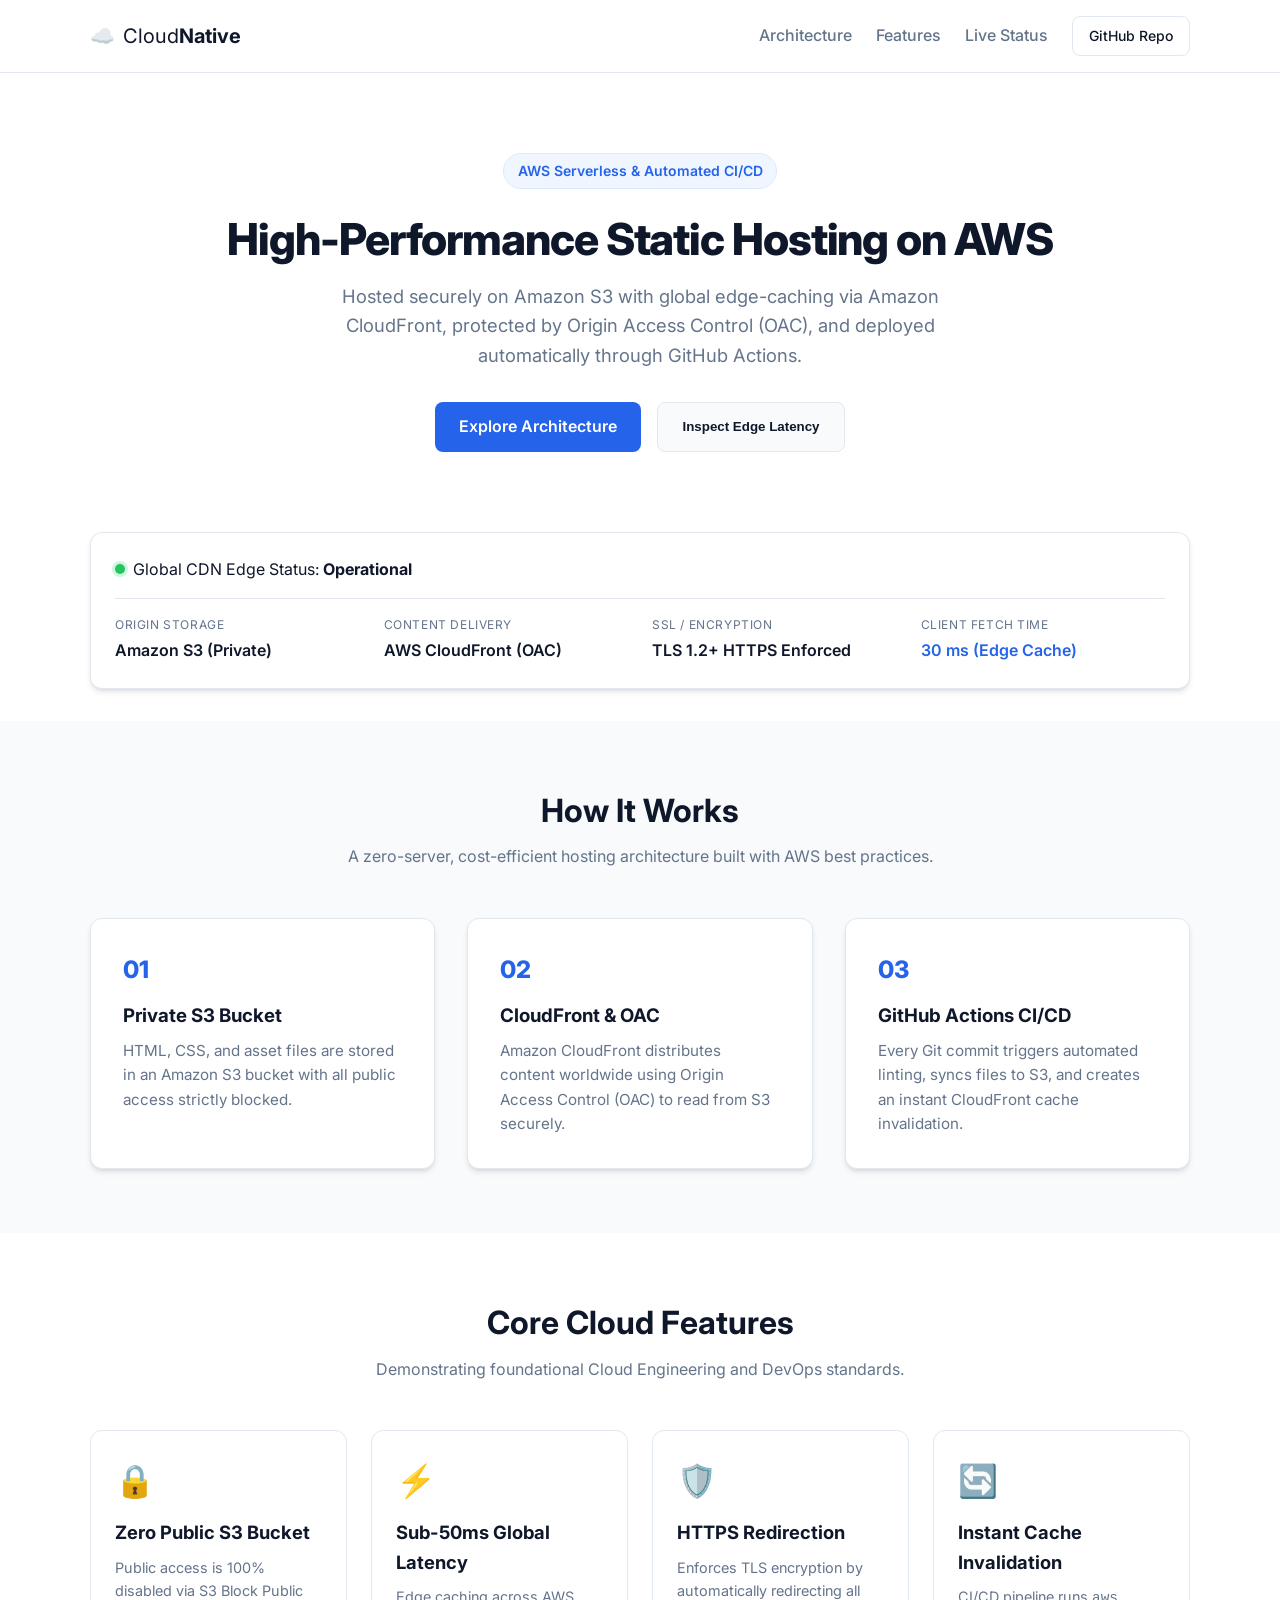
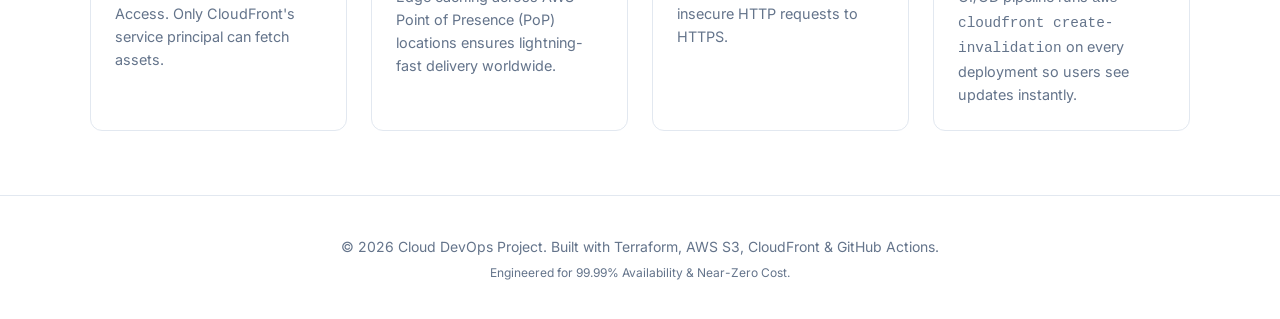
<file: website/index.html>
<!DOCTYPE html>
<html lang="en">
<head>
  <meta charset="UTF-8">
  <meta name="viewport" content="width=device-width, initial-scale=1.0">
  <title>CloudNative Showcase | Serverless Static Platform</title>
  <link rel="stylesheet" href="style.css">
  <link rel="preconnect" href="https://fonts.googleapis.com">
  <link rel="preconnect" href="https://fonts.gstatic.com" crossorigin>
  <link href="https://fonts.googleapis.com/css2?family=Inter:wght@400;500;600;700&display=swap" rel="stylesheet">
</head>
<body>
  <!-- Header / Navigation -->
  <header class="navbar">
    <div class="container nav-container">
      <div class="logo">
        <span class="logo-icon">☁️</span>
        <span class="logo-text">Cloud<strong>Native</strong></span>
      </div>
      <nav class="nav-links">
        <a href="#architecture">Architecture</a>
        <a href="#features">Features</a>
        <a href="#telemetry">Live Status</a>
        <a href="https://github.com" target="_blank" class="btn btn-sm btn-outline">GitHub Repo</a>
      </nav>
    </div>
  </header>

  <!-- Hero Section -->
  <section class="hero">
    <div class="container hero-container">
      <div class="badge">AWS Serverless & Automated CI/CD</div>
      <h1 class="hero-title">High-Performance Static Hosting on AWS</h1>
      <p class="hero-subtitle">
        Hosted securely on Amazon S3 with global edge-caching via Amazon CloudFront, 
        protected by Origin Access Control (OAC), and deployed automatically through GitHub Actions.
      </p>
      <div class="hero-actions">
        <a href="#architecture" class="btn btn-primary">Explore Architecture</a>
        <button id="btn-check-edge" class="btn btn-secondary">Inspect Edge Latency</button>
      </div>
    </div>
  </section>

  <!-- Live Edge Telemetry Widget -->
  <section id="telemetry" class="container status-section">
    <div class="status-card">
      <div class="status-header">
        <span class="status-indicator"></span>
        <span class="status-label">Global CDN Edge Status: <strong>Operational</strong></span>
      </div>
      <div class="status-metrics">
        <div class="metric">
          <span class="metric-label">Origin Storage</span>
          <span class="metric-value">Amazon S3 (Private)</span>
        </div>
        <div class="metric">
          <span class="metric-label">Content Delivery</span>
          <span class="metric-value">AWS CloudFront (OAC)</span>
        </div>
        <div class="metric">
          <span class="metric-label">SSL / Encryption</span>
          <span class="metric-value">TLS 1.2+ HTTPS Enforced</span>
        </div>
        <div class="metric">
          <span class="metric-label">Client Fetch Time</span>
          <span id="latency-val" class="metric-value highlight">-- ms</span>
        </div>
      </div>
    </div>
  </section>

  <!-- Architecture Flow -->
  <section id="architecture" class="section bg-light">
    <div class="container">
      <div class="section-header text-center">
        <h2>How It Works</h2>
        <p>A zero-server, cost-efficient hosting architecture built with AWS best practices.</p>
      </div>

      <div class="steps-grid">
        <div class="step-card">
          <div class="step-number">01</div>
          <h3>Private S3 Bucket</h3>
          <p>HTML, CSS, and asset files are stored in an Amazon S3 bucket with all public access strictly blocked.</p>
        </div>
        <div class="step-card">
          <div class="step-number">02</div>
          <h3>CloudFront & OAC</h3>
          <p>Amazon CloudFront distributes content worldwide using Origin Access Control (OAC) to read from S3 securely.</p>
        </div>
        <div class="step-card">
          <div class="step-number">03</div>
          <h3>GitHub Actions CI/CD</h3>
          <p>Every Git commit triggers automated linting, syncs files to S3, and creates an instant CloudFront cache invalidation.</p>
        </div>
      </div>
    </div>
  </section>

  <!-- Key Technical Highlights -->
  <section id="features" class="section">
    <div class="container">
      <div class="section-header text-center">
        <h2>Core Cloud Features</h2>
        <p>Demonstrating foundational Cloud Engineering and DevOps standards.</p>
      </div>

      <div class="features-grid">
        <div class="feature-item">
          <div class="feature-icon">🔒</div>
          <h3>Zero Public S3 Bucket</h3>
          <p>Public access is 100% disabled via S3 Block Public Access. Only CloudFront's service principal can fetch assets.</p>
        </div>
        <div class="feature-item">
          <div class="feature-icon">⚡</div>
          <h3>Sub-50ms Global Latency</h3>
          <p>Edge caching across AWS Point of Presence (PoP) locations ensures lightning-fast delivery worldwide.</p>
        </div>
        <div class="feature-item">
          <div class="feature-icon">🛡️</div>
          <h3>HTTPS Redirection</h3>
          <p>Enforces TLS encryption by automatically redirecting all insecure HTTP requests to HTTPS.</p>
        </div>
        <div class="feature-item">
          <div class="feature-icon">🔄</div>
          <h3>Instant Cache Invalidation</h3>
          <p>CI/CD pipeline runs <code>aws cloudfront create-invalidation</code> on every deployment so users see updates instantly.</p>
        </div>
      </div>
    </div>
  </section>

  <!-- Footer -->
  <footer class="footer">
    <div class="container footer-container">
      <p>© <span id="current-year">2026</span> Cloud DevOps Project. Built with Terraform, AWS S3, CloudFront & GitHub Actions.</p>
      <p class="tagline">Engineered for 99.99% Availability & Near-Zero Cost.</p>
    </div>
  </footer>

  <script src="app.js"></script>
</body>
</html>
</file>
<file: website/style.css>
:root {
  --primary: #2563eb;
  --primary-hover: #1d4ed8;
  --text-dark: #0f172a;
  --text-muted: #64748b;
  --bg-light: #f8fafc;
  --bg-white: #ffffff;
  --border: #e2e8f0;
  --radius: 12px;
  --shadow: 0 4px 6px -1px rgb(0 0 0 / 0.1), 0 2px 4px -2px rgb(0 0 0 / 0.1);
  --shadow-lg: 0 10px 15px -3px rgb(0 0 0 / 0.1), 0 4px 6px -4px rgb(0 0 0 / 0.1);
}

* {
  margin: 0;
  padding: 0;
  box-sizing: border-box;
}

body {
  font-family: 'Inter', -apple-system, BlinkMacSystemFont, sans-serif;
  color: var(--text-dark);
  background-color: var(--bg-white);
  line-height: 1.6;
}

.container {
  width: 90%;
  max-width: 1100px;
  margin: 0 auto;
}

/* Navbar */
.navbar {
  border-bottom: 1px solid var(--border);
  padding: 1rem 0;
  background-color: var(--bg-white);
  position: sticky;
  top: 0;
  z-index: 50;
}

.nav-container {
  display: flex;
  justify-content: space-between;
  align-items: center;
}

.logo {
  display: flex;
  align-items: center;
  gap: 0.5rem;
  font-size: 1.25rem;
}

.nav-links {
  display: flex;
  align-items: center;
  gap: 1.5rem;
}

.nav-links a {
  text-decoration: none;
  color: var(--text-muted);
  font-weight: 500;
  transition: color 0.2s;
}

.nav-links a:hover {
  color: var(--primary);
}

/* Buttons */
.btn {
  display: inline-block;
  padding: 0.75rem 1.5rem;
  border-radius: 8px;
  font-weight: 600;
  text-decoration: none;
  cursor: pointer;
  border: none;
  transition: all 0.2s;
}

.btn-primary {
  background-color: var(--primary);
  color: white;
}

.btn-primary:hover {
  background-color: var(--primary-hover);
}

.btn-secondary {
  background-color: var(--bg-light);
  color: var(--text-dark);
  border: 1px solid var(--border);
}

.btn-secondary:hover {
  background-color: #f1f5f9;
}

.btn-outline {
  border: 1px solid var(--border);
  color: var(--text-dark) !important;
}

.btn-sm {
  padding: 0.5rem 1rem;
  font-size: 0.875rem;
}

/* Hero Section */
.hero {
  padding: 5rem 0 3rem;
  text-align: center;
}

.badge {
  display: inline-block;
  padding: 0.35rem 0.85rem;
  background-color: #eff6ff;
  color: var(--primary);
  border-radius: 9999px;
  font-size: 0.875rem;
  font-weight: 600;
  margin-bottom: 1.5rem;
  border: 1px solid #dbeafe;
}

.hero-title {
  font-size: 2.75rem;
  font-weight: 800;
  letter-spacing: -0.025em;
  margin-bottom: 1rem;
  line-height: 1.2;
}

.hero-subtitle {
  font-size: 1.15rem;
  color: var(--text-muted);
  max-width: 650px;
  margin: 0 auto 2rem;
}

.hero-actions {
  display: flex;
  justify-content: center;
  gap: 1rem;
}

/* Status Card */
.status-section {
  margin: 2rem auto;
}

.status-card {
  background-color: var(--bg-white);
  border: 1px solid var(--border);
  border-radius: var(--radius);
  padding: 1.5rem;
  box-shadow: var(--shadow);
}

.status-header {
  display: flex;
  align-items: center;
  gap: 0.5rem;
  padding-bottom: 1rem;
  border-bottom: 1px solid var(--border);
  margin-bottom: 1rem;
}

.status-indicator {
  width: 10px;
  height: 10px;
  border-radius: 50%;
  background-color: #22c55e;
  box-shadow: 0 0 0 3px rgba(34, 197, 94, 0.2);
}

.status-metrics {
  display: grid;
  grid-template-columns: repeat(auto-fit, minmax(200px, 1fr));
  gap: 1.5rem;
}

.metric {
  display: flex;
  flex-direction: column;
}

.metric-label {
  font-size: 0.75rem;
  text-transform: uppercase;
  letter-spacing: 0.05em;
  color: var(--text-muted);
  margin-bottom: 0.25rem;
}

.metric-value {
  font-size: 1rem;
  font-weight: 600;
}

.highlight {
  color: var(--primary);
}

/* Sections */
.section {
  padding: 4rem 0;
}

.bg-light {
  background-color: var(--bg-light);
}

.section-header {
  margin-bottom: 3rem;
}

.section-header h2 {
  font-size: 2rem;
  font-weight: 700;
  margin-bottom: 0.5rem;
}

.section-header p {
  color: var(--text-muted);
}

.text-center {
  text-align: center;
}

/* Steps Grid */
.steps-grid {
  display: grid;
  grid-template-columns: repeat(auto-fit, minmax(280px, 1fr));
  gap: 2rem;
}

.step-card {
  background: var(--bg-white);
  padding: 2rem;
  border-radius: var(--radius);
  border: 1px solid var(--border);
  box-shadow: var(--shadow);
}

.step-number {
  font-size: 1.5rem;
  font-weight: 800;
  color: var(--primary);
  margin-bottom: 0.75rem;
}

.step-card h3 {
  margin-bottom: 0.5rem;
}

.step-card p {
  color: var(--text-muted);
  font-size: 0.95rem;
}

/* Features Grid */
.features-grid {
  display: grid;
  grid-template-columns: repeat(auto-fit, minmax(240px, 1fr));
  gap: 1.5rem;
}

.feature-item {
  padding: 1.5rem;
  border-radius: var(--radius);
  border: 1px solid var(--border);
  background-color: var(--bg-white);
}

.feature-icon {
  font-size: 2rem;
  margin-bottom: 0.75rem;
}

.feature-item h3 {
  margin-bottom: 0.5rem;
  font-size: 1.15rem;
}

.feature-item p {
  color: var(--text-muted);
  font-size: 0.9rem;
}

/* Footer */
.footer {
  border-top: 1px solid var(--border);
  padding: 2.5rem 0;
  text-align: center;
  color: var(--text-muted);
  font-size: 0.875rem;
}

.footer .tagline {
  margin-top: 0.25rem;
  font-size: 0.75rem;
}

/* Error Page */
.error-body {
  display: flex;
  align-items: center;
  justify-content: center;
  min-height: 100vh;
}

.error-badge {
  display: inline-block;
  padding: 0.25rem 0.75rem;
  background-color: #fee2e2;
  color: #dc2626;
  border-radius: 9999px;
  font-size: 0.75rem;
  font-weight: 600;
  margin-bottom: 1rem;
}

.error-code {
  font-size: 6rem;
  font-weight: 900;
  color: var(--primary);
  line-height: 1;
  margin-bottom: 1rem;
}

@media (max-width: 768px) {
  .hero-title {
    font-size: 2rem;
  }
  .nav-links {
    display: none;
  }
}
</file>
